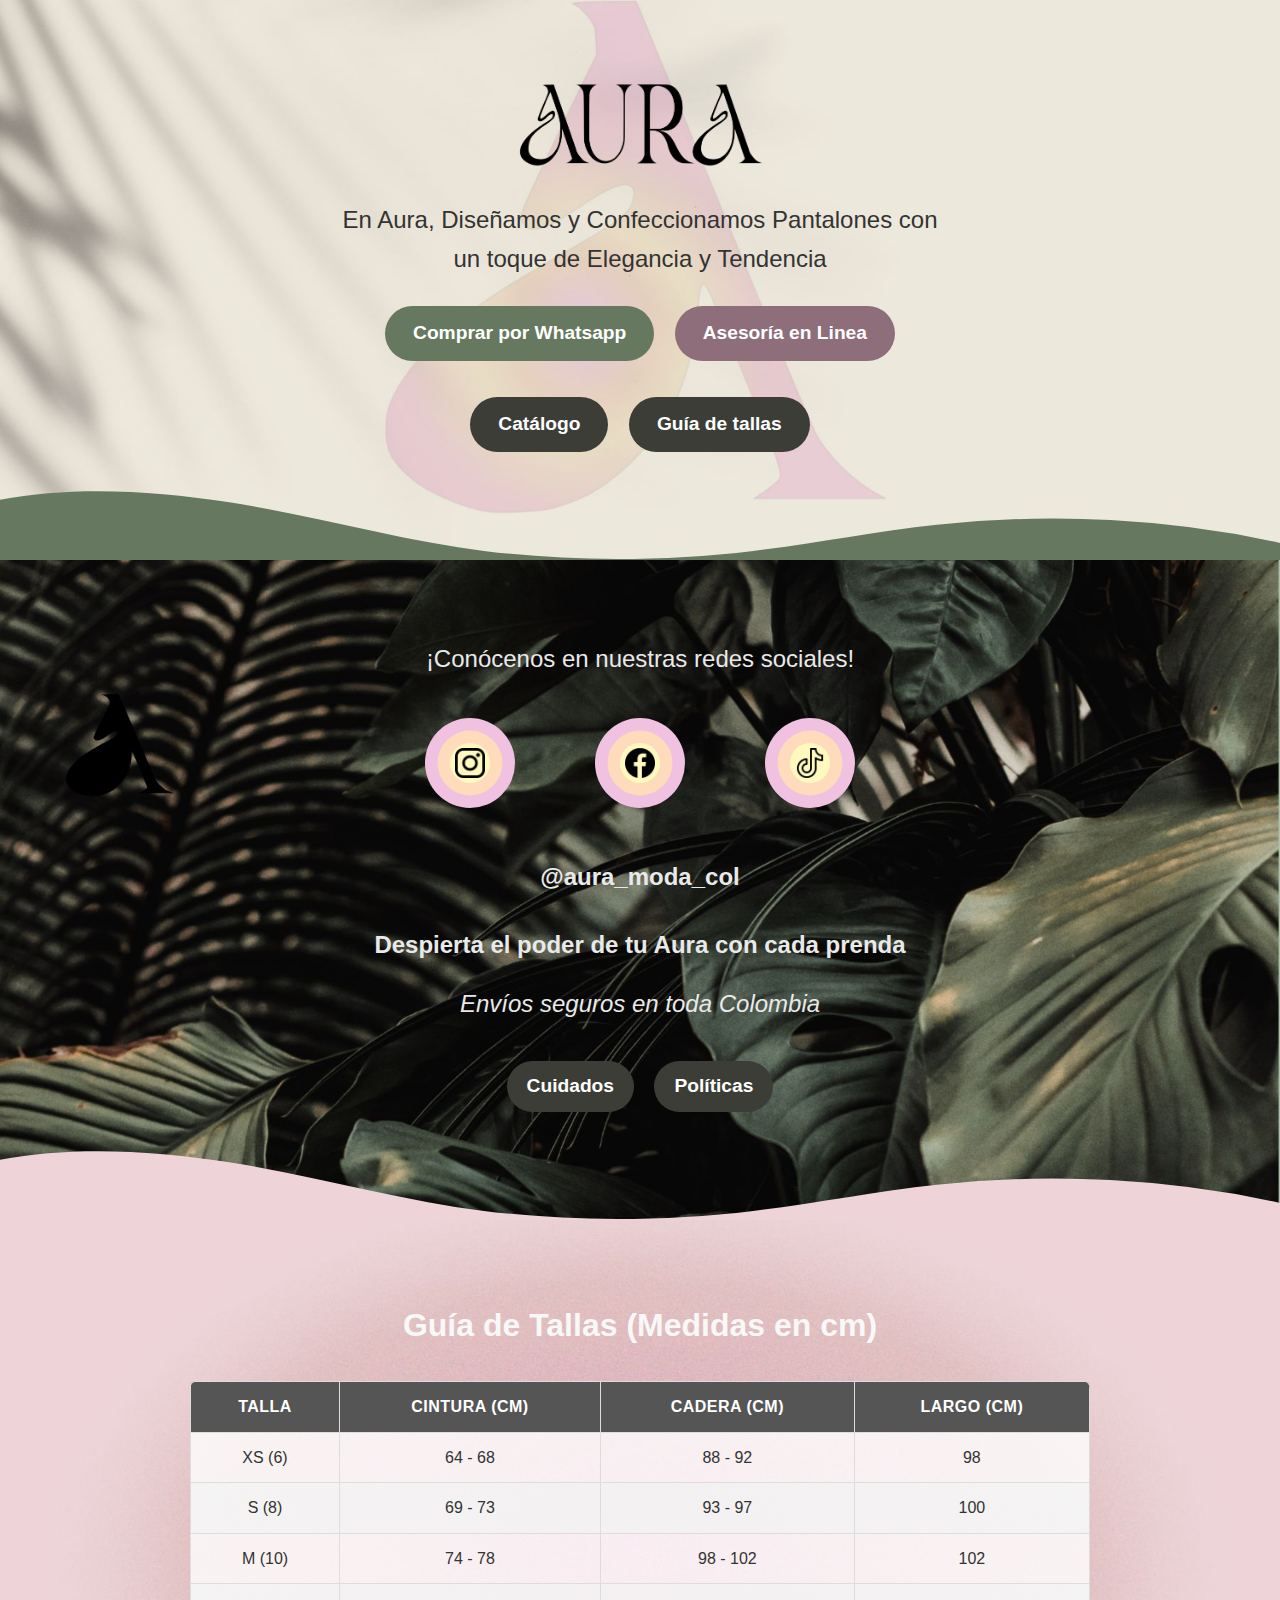
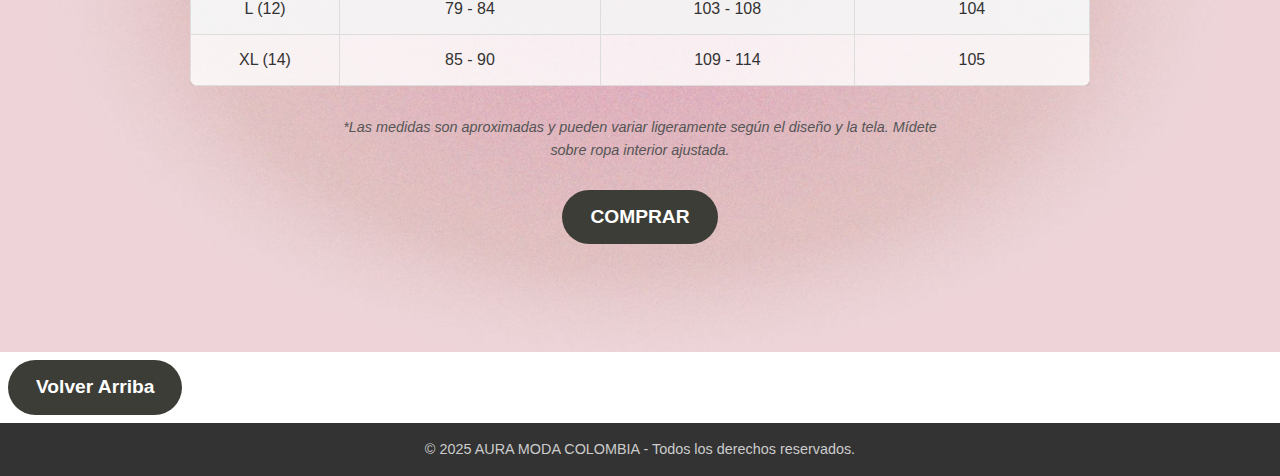
<file: index.html>
<!DOCTYPE html>
<html lang="es">
<head>
    <meta charset="UTF-8">
    <meta name="viewport" content="width=device-width, initial-scale=1.0">
    <title>AURA MODA COLOMBIA - Pantalones con Elegancia y Tendencia</title>
    <link rel="stylesheet" href="style.css">
</head>
<body>

    <section id="inicio" class="bloque bloque-1">
        <div class="contenido-bloque">
            <img src="logo-aura-moda.png" alt="Logo AURA MODA COLOMBIA" class="logo-mediano">
            <p class="descripcion">En Aura, Diseñamos y Confeccionamos Pantalones con un toque de Elegancia y Tendencia</p>

            <div class="botones-principales">
                <a href="https://wa.me/573227966844?text=Hola%20Cami,%20deseo%20comprar" target="_blank" class="btn btn-comprar">Comprar por Whatsapp</a>
                <a href="https://wa.me/573227966844?text=Hola%20Cami,%20deseo%20información" target="_blank" class="btn btn-asesoria">Asesoría en Linea</a>
            </div>
            <div class="botones-secundarios">
                 <a href="catalogo.pdf" target="_blank" class="btn btn-catalogo">Catálogo</a>
                <a href="#tallas-section" class="btn btn-guia">Guía de tallas</a>
            </div>
        </div>
        <div class="separador-onda">
            <svg data-name="Layer 1" xmlns="http://www.w3.org/2000/svg" viewBox="0 0 1200 120" preserveAspectRatio="none">
                <path d="M321.39,56.44c58-10.79,114.16-30.13,172-41.86,82.39-16.72,168.19-17.73,250.45-.39C823.78,31,906.67,72,985.66,92.83c70.05,18.48,146.53,26.09,214.34,3V0H0V27.35A600.21,600.21,0,0,0,321.39,56.44Z" class="shape-fill"></path>
            </svg>
        </div>
    </section>

    <section id="nosotros" class="bloque bloque-2">
        <div class="contenido-bloque">
            <p class="descripcion">¡Conócenos en nuestras redes sociales!</p>

            <div class="social-icons-wrapper">
                <div class="social-icon-box">
                    <a href="https://www.instagram.com/aura_moda_col/" target="_blank" aria-label="Instagram" class="social-link">
                        <span class="circle circle-1"></span>
                        <span class="circle circle-2"></span>
                        <span class="circle circle-3"></span>
                        <img src="icono-instagram.png" alt="Instagram" class="social-icon-img">
                    </a>
                </div>

                <div class="social-icon-box">
                    <a href="#" target="_blank" aria-label="Facebook" class="social-link">
                        <span class="circle circle-1"></span>
                        <span class="circle circle-2"></span>
                        <span class="circle circle-3"></span>
                        <img src="icono-facebook.png" alt="Facebook" class="social-icon-img">
                    </a>
                </div>

                <div class="social-icon-box">
                     <a href="#" target="_blank" aria-label="TikTok" class="social-link">
                        <span class="circle circle-1"></span>
                        <span class="circle circle-2"></span>
                        <span class="circle circle-3"></span>
                        <img src="icono-tiktok.png" alt="TikTok" class="social-icon-img">
                    </a>
                </div>
            </div>
            <p class="descripcion slogan">@aura_moda_col</p>
            <p class="descripcion slogan">Despierta el poder de tu Aura con cada prenda</p>
            <p class="descripcion envios">Envíos seguros en toda Colombia</p>

            <div class="botones-info">
                <a href="cuidados.html" class="btn btn-info">Cuidados</a>
                <a href="politicas.html" class="btn btn-info">Políticas</a>
            </div>
        </div>
         <div class="separador-onda">
            <svg data-name="Layer 1" xmlns="http://www.w3.org/2000/svg" viewBox="0 0 1200 120" preserveAspectRatio="none">
                <path d="M321.39,56.44c58-10.79,114.16-30.13,172-41.86,82.39-16.72,168.19-17.73,250.45-.39C823.78,31,906.67,72,985.66,92.83c70.05,18.48,146.53,26.09,214.34,3V0H0V27.35A600.21,600.21,0,0,0,321.39,56.44Z" class="shape-fill"></path>
            </svg>
        </div>
    </section>

    <section id="tallas-section" class="bloque bloque-3">
        <div class="contenido-bloque">
            <h2 class="titulo-bloque">Guía de Tallas (Medidas en cm)</h2>

            <div class="tabla-responsive-contenedor">
                <table class="tallas-tabla">
                    <thead>
                        <tr>
                            <th>Talla</th>
                            <th>Cintura (cm)</th>
                            <th>Cadera (cm)</th>
                            <th>Largo (cm)</th>
                        </tr>
                    </thead>
                    <tbody>
                        <tr>
                            <td>XS (6)</td>
                            <td>64 - 68</td>
                            <td>88 - 92</td>
                            <td>98</td>
                        </tr>
                        <tr>
                            <td>S (8)</td>
                            <td>69 - 73</td>
                            <td>93 - 97</td>
                            <td>100</td>
                        </tr>
                        <tr>
                            <td>M (10)</td>
                            <td>74 - 78</td>
                            <td>98 - 102</td>
                            <td>102</td>
                        </tr>
                        <tr>
                            <td>L (12)</td>
                            <td>79 - 84</td>
                            <td>103 - 108</td>
                            <td>104</td>
                        </tr>
                        <tr>
                            <td>XL (14)</td>
                            <td>85 - 90</td>
                            <td>109 - 114</td>
                            <td>105</td>
                        </tr>
                         </tbody>
                </table>
            </div> <p class="nota-tallas">
                *Las medidas son aproximadas y pueden variar ligeramente según el diseño y la tela. Mídete sobre ropa interior ajustada.
            </p>

             <div class="botones-finales">
                <a href="https://wa.me/573227966844?text=Hola%20Cami,%20deseo%20información" class="btn btn-volver">COMPRAR</a>
            </div>
        </div>
        </section>
                <a href="#inicio" class="btn btn-volver">Volver Arriba</a>
            </div>
        </div>
        </section>

    <footer>
        <p>&copy; 2025 AURA MODA COLOMBIA - Todos los derechos reservados.</p>
    </footer>

</body>
</html>
</file>
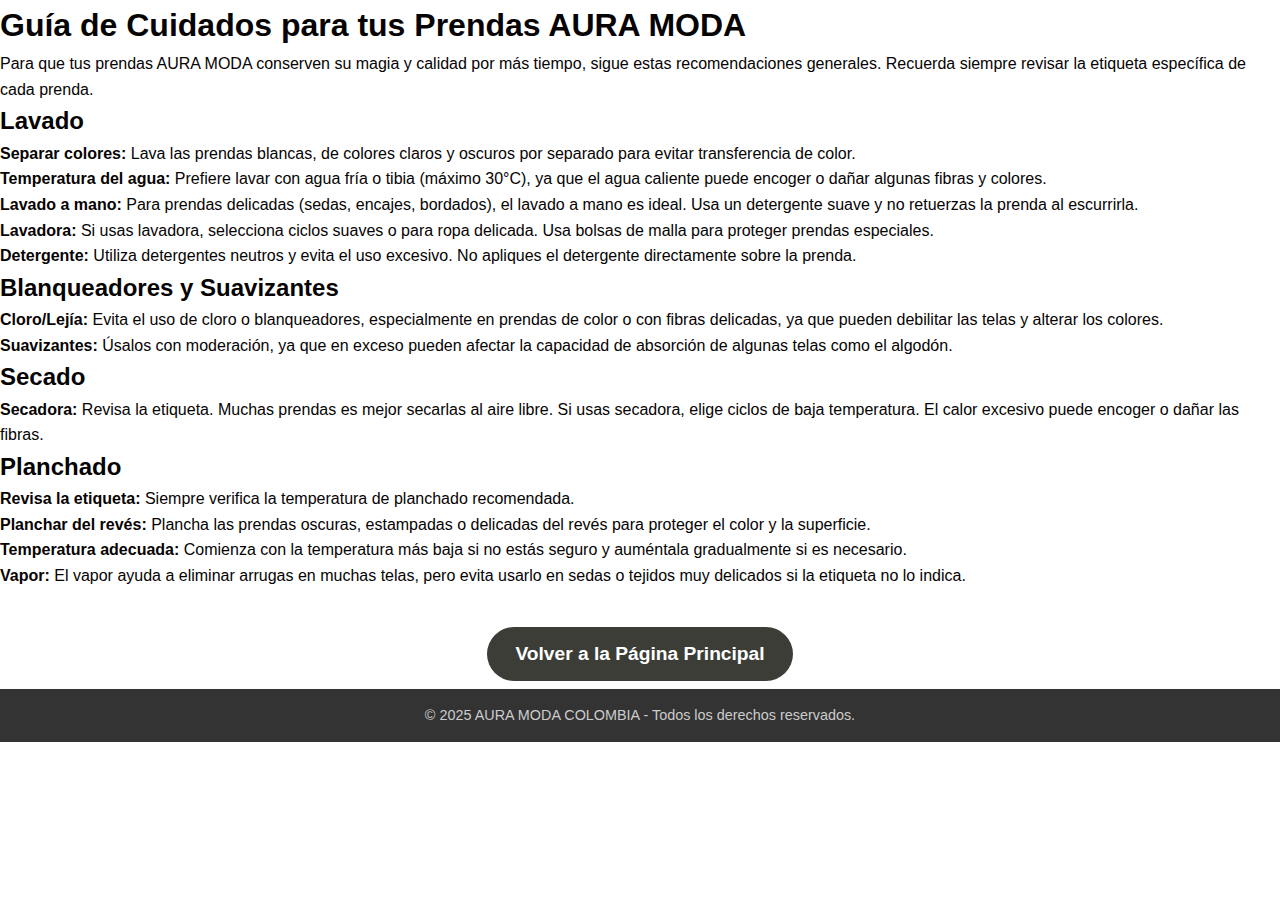
<file: cuidados.html>
<!DOCTYPE html>
<html lang="es">
<head>
    <meta charset="UTF-8">
    <meta name="viewport" content="width=device-width, initial-scale=1.0">
    <title>Cuidados de las Prendas - AURA MODA COLOMBIA</title>
    <link rel="stylesheet" href="style.css"> </head>
<body>
    <div class="subpagina-contenido">
        <h1>Guía de Cuidados para tus Prendas AURA MODA</h1>
        <p>Para que tus prendas AURA MODA conserven su magia y calidad por más tiempo, sigue estas recomendaciones generales. Recuerda siempre revisar la etiqueta específica de cada prenda.</p>

        <h2>Lavado</h2>
        <ul>
            <li><strong>Separar colores:</strong> Lava las prendas blancas, de colores claros y oscuros por separado para evitar transferencia de color.</li>
            <li><strong>Temperatura del agua:</strong> Prefiere lavar con agua fría o tibia (máximo 30°C), ya que el agua caliente puede encoger o dañar algunas fibras y colores.</li>
            <li><strong>Lavado a mano:</strong> Para prendas delicadas (sedas, encajes, bordados), el lavado a mano es ideal. Usa un detergente suave y no retuerzas la prenda al escurrirla.</li>
            <li><strong>Lavadora:</strong> Si usas lavadora, selecciona ciclos suaves o para ropa delicada. Usa bolsas de malla para proteger prendas especiales.</li>
            <li><strong>Detergente:</strong> Utiliza detergentes neutros y evita el uso excesivo. No apliques el detergente directamente sobre la prenda.</li>
        </ul>

        <h2>Blanqueadores y Suavizantes</h2>
        <ul>
            <li><strong>Cloro/Lejía:</strong> Evita el uso de cloro o blanqueadores, especialmente en prendas de color o con fibras delicadas, ya que pueden debilitar las telas y alterar los colores.</li>
            <li><strong>Suavizantes:</strong> Úsalos con moderación, ya que en exceso pueden afectar la capacidad de absorción de algunas telas como el algodón.</li>
        </ul>

        <h2>Secado</h2>
        <ul>
            <li><strong>Secadora:</strong> Revisa la etiqueta. Muchas prendas es mejor secarlas al aire libre. Si usas secadora, elige ciclos de baja temperatura. El calor excesivo puede encoger o dañar las fibras.</li>
        </ul>

        <h2>Planchado</h2>
        <ul>
            <li><strong>Revisa la etiqueta:</strong> Siempre verifica la temperatura de planchado recomendada.</li>
            <li><strong>Planchar del revés:</strong> Plancha las prendas oscuras, estampadas o delicadas del revés para proteger el color y la superficie.</li>
            <li><strong>Temperatura adecuada:</strong> Comienza con la temperatura más baja si no estás seguro y auméntala gradualmente si es necesario.</li>
            <li><strong>Vapor:</strong> El vapor ayuda a eliminar arrugas en muchas telas, pero evita usarlo en sedas o tejidos muy delicados si la etiqueta no lo indica.</li>
        </ul>

        <div style="text-align: center; margin-top: 30px;">
            <a href="index.html" class="btn btn-volver">Volver a la Página Principal</a>
        </div>
    </div>
     <footer class="subpagina-footer"> <p class="copy">&copy; 2025 AURA MODA COLOMBIA - Todos los derechos reservados.</p>
    </footer>
</body>
</html>
</file>
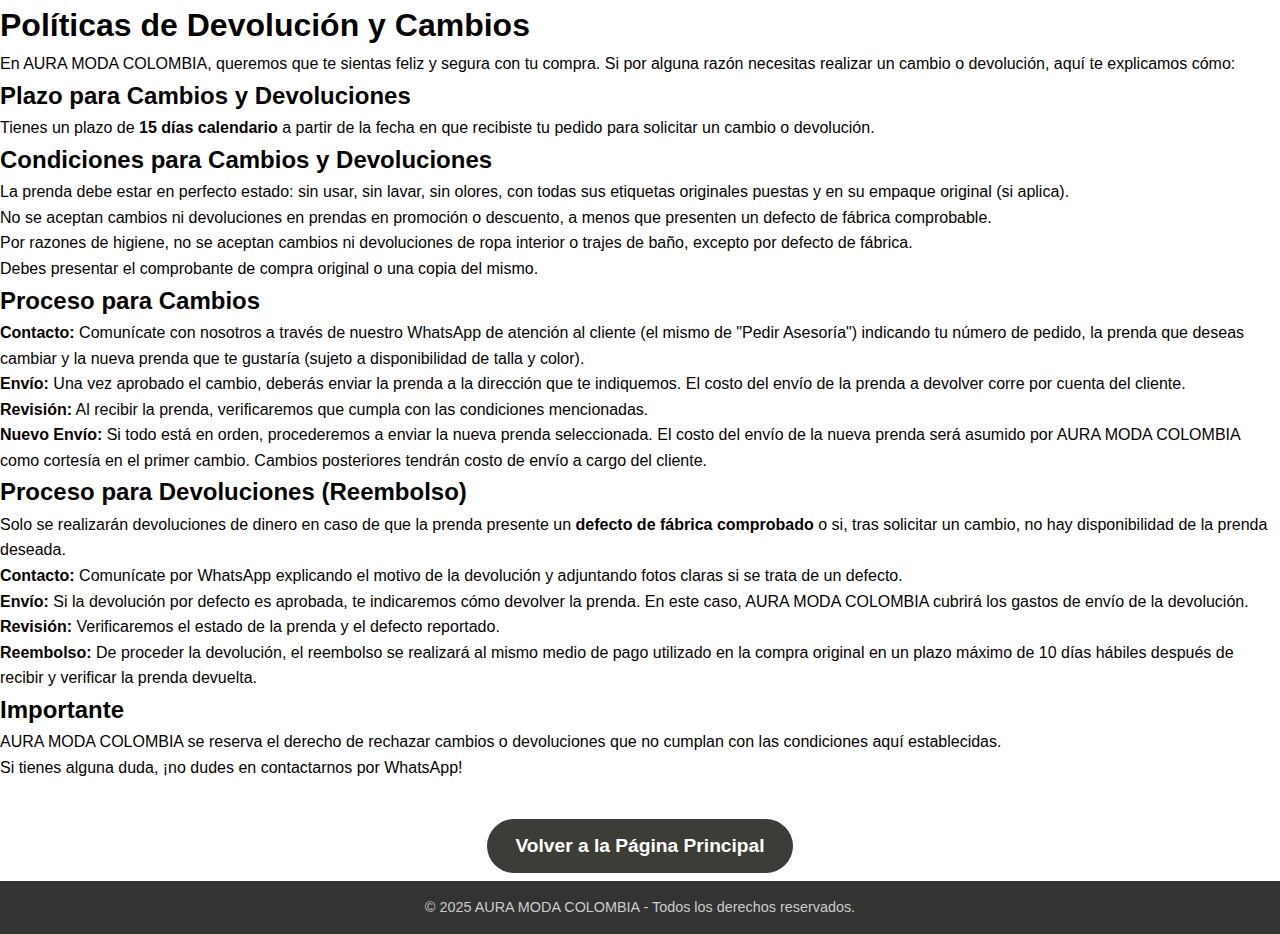
<file: politicas.html>
<!DOCTYPE html>
<html lang="es">
<head>
    <meta charset="UTF-8">
    <meta name="viewport" content="width=device-width, initial-scale=1.0">
    <title>Políticas de Devolución - AURA MODA COLOMBIA</title>
    <link rel="stylesheet" href="style.css"> </head>
<body>
    <div class="subpagina-contenido">
        <h1>Políticas de Devolución y Cambios</h1>
        <p>En AURA MODA COLOMBIA, queremos que te sientas feliz y segura con tu compra. Si por alguna razón necesitas realizar un cambio o devolución, aquí te explicamos cómo:</p>

        <h2>Plazo para Cambios y Devoluciones</h2>
        <p>Tienes un plazo de <strong>15 días calendario</strong> a partir de la fecha en que recibiste tu pedido para solicitar un cambio o devolución.</p>

        <h2>Condiciones para Cambios y Devoluciones</h2>
        <ul>
            <li>La prenda debe estar en perfecto estado: sin usar, sin lavar, sin olores, con todas sus etiquetas originales puestas y en su empaque original (si aplica).</li>
            <li>No se aceptan cambios ni devoluciones en prendas en promoción o descuento, a menos que presenten un defecto de fábrica comprobable.</li>
            <li>Por razones de higiene, no se aceptan cambios ni devoluciones de ropa interior o trajes de baño, excepto por defecto de fábrica.</li>
            <li>Debes presentar el comprobante de compra original o una copia del mismo.</li>
        </ul>

        <h2>Proceso para Cambios</h2>
        <ol>
            <li><strong>Contacto:</strong> Comunícate con nosotros a través de nuestro WhatsApp de atención al cliente (el mismo de "Pedir Asesoría") indicando tu número de pedido, la prenda que deseas cambiar y la nueva prenda que te gustaría (sujeto a disponibilidad de talla y color).</li>
            <li><strong>Envío:</strong> Una vez aprobado el cambio, deberás enviar la prenda a la dirección que te indiquemos. El costo del envío de la prenda a devolver corre por cuenta del cliente.</li>
            <li><strong>Revisión:</strong> Al recibir la prenda, verificaremos que cumpla con las condiciones mencionadas.</li>
            <li><strong>Nuevo Envío:</strong> Si todo está en orden, procederemos a enviar la nueva prenda seleccionada. El costo del envío de la nueva prenda será asumido por AURA MODA COLOMBIA como cortesía en el primer cambio. Cambios posteriores tendrán costo de envío a cargo del cliente.</li>
        </ol>

        <h2>Proceso para Devoluciones (Reembolso)</h2>
        <p>Solo se realizarán devoluciones de dinero en caso de que la prenda presente un <strong>defecto de fábrica comprobado</strong> o si, tras solicitar un cambio, no hay disponibilidad de la prenda deseada.</p>
        <ol>
            <li><strong>Contacto:</strong> Comunícate por WhatsApp explicando el motivo de la devolución y adjuntando fotos claras si se trata de un defecto.</li>
            <li><strong>Envío:</strong> Si la devolución por defecto es aprobada, te indicaremos cómo devolver la prenda. En este caso, AURA MODA COLOMBIA cubrirá los gastos de envío de la devolución.</li>
            <li><strong>Revisión:</strong> Verificaremos el estado de la prenda y el defecto reportado.</li>
            <li><strong>Reembolso:</strong> De proceder la devolución, el reembolso se realizará al mismo medio de pago utilizado en la compra original en un plazo máximo de 10 días hábiles después de recibir y verificar la prenda devuelta.</li>
        </ol>

        <h2>Importante</h2>
        <p>AURA MODA COLOMBIA se reserva el derecho de rechazar cambios o devoluciones que no cumplan con las condiciones aquí establecidas.</p>
        <p>Si tienes alguna duda, ¡no dudes en contactarnos por WhatsApp!</p>

        <div style="text-align: center; margin-top: 30px;">
            <a href="index.html" class="btn btn-volver">Volver a la Página Principal</a>
        </div>
    </div>
     <footer class="subpagina-footer"> <p class="copy">&copy; 2025 AURA MODA COLOMBIA - Todos los derechos reservados.</p>
    </footer>
</body>
</html>
</file>
<file: style.css>
/* Fuentes (Opcional - puedes importar una fuente de Google Fonts) */
/* @import url('https://fonts.googleapis.com/css2?family=Montserrat:wght@400;700&display=swap'); */

/* Reseteo básico y configuración general */
* {
    box-sizing: border-box;
    margin: 0;
    padding: 0;
}

html {
    scroll-behavior: smooth; /* Para el desplazamiento suave del enlace a #tallas-section */
}

body {
    /* font-family: 'Montserrat', sans-serif; */ /* Si importaste una fuente */
    font-family: Georgia, Helvetica; /* Fuente por defecto */
    color: #060303; /* Color de texto principal */
    line-height: 1.6;
}

/* Estilos de los Bloques */
.bloque {
    padding: 80px 20px; /* Espaciado interno vertical y horizontal */
    position: relative; /* Necesario para posicionar el separador */
    background-size: cover; /* Ajusta la imagen de fondo */
    background-position: center center; /* Centra la imagen de fondo */
    background-repeat: no-repeat;
    text-align: center; /* Centra el contenido del bloque */
    overflow: hidden; /* Evita que los separadores generen scroll horizontal */
}

/* Imágenes de fondo para cada bloque */
.bloque-1 {
    background-image: url('fondo-bloque1.jpg'); /* Cambia por tu imagen */
    color: #333; /* Texto blanco para contraste con fondo oscuro (ajustar si es necesario) */
}
.bloque-2 {
    background-image: url('fondo-bloque2.jpg'); /* Cambia por tu imagen */
    background-color: #f8f8f8; /* Color de respaldo si la imagen no carga */
    color: #e9e9e9; /* Texto oscuro para contraste con fondo claro */
}
.bloque-3 {
    background-image: url('fondo-bloque3.jpg'); /* Cambia por tu imagen */
    background-color: #e9e9e9;
    color: #333;
}

/* Contenido dentro de los bloques (para limitar ancho si es necesario) */
.contenido-bloque {
    max-width: 900px; /* Ancho máximo del contenido */
    margin: 0 auto; /* Centra el contenedor del contenido */
    position: relative; /* Para asegurar que esté sobre el fondo */
    z-index: 2;
}

/* Logo */
.logo-mediano {
    max-width: 250px; /* Ajusta el tamaño según necesites */
    height: auto;
    margin-bottom: 25px;
}

/* Descripciones */
.descripcion {
    font-size: 1.5em;
    margin-bottom: 20px;
    max-width: 600px;
    margin-left: auto;
    margin-right: auto;
}

.bloque-1 .descripcion {
     color: #333; /* Color más suave si el fondo es muy oscuro */
}

.slogan {
    font-weight: bold;
    font-size: 1.5em;
    margin-top: 30px;
}

.envios {
    font-style: italic;
    margin-bottom: 30px;
}

/* Estilos generales de botones */
.btn {
    display: inline-block;
    padding: 12px 28px;
    margin: 8px;
    border: none;
    border-radius: 30px; /* Botones redondeados */
    color: white;
    text-decoration: none;
    font-size: 1.2em;
    font-weight: bold;
    cursor: pointer;
    transition: background-color 0.3s ease, transform 0.2s ease, filter 0.3s ease;
    text-align: center;
}

.btn:hover {
    transform: translateY(-2px); /* Ligero movimiento hacia arriba */
    filter: brightness(90%); /* Oscurece ligeramente el botón */
}

/* Botones específicos Bloque 1 */
.botones-principales, .botones-secundarios, .botones-info, .botones-finales {
    margin-top: 20px;
    margin-bottom: 20px;
}

.btn-comprar {
    background-color: #66785F; /* Verde */
}

.btn-asesoria {
    background-color: #8e6e7a; /* Rosa opaco (Plum) */
}

.btn-catalogo {
    background-color: #3C3D37; /* Gris */
}

.btn-guia {
    background-color: #3C3D37; /* Gris */
}

/* Botones Bloque 2 */
.btn-info {
    background-color: #3C3D37; /* Gris más oscuro */
    font-size: 1.2em;
    padding: 10px 20px;
}

/* Botón Bloque 3 */
.btn-volver {
     background-color: #3C3D37; /* Rosa opaco */
}

/* Contenedor Redes Sociales Bloque 2 */
/* === Estilos Actualizados/Nuevos para Redes Sociales (Bloque 2) === */

/* Contenedor principal para los iconos */
.social-icons-wrapper {
    text-align: center; /* Centra las cajas de iconos */
    margin-top: 30px;
    margin-bottom: 30px;
    display: flex; /* Usar flexbox para alinear */
    justify-content: center; /* Centrar horizontalmente */
    flex-wrap: wrap; /* Permitir que los iconos pasen a la siguiente línea si no caben */
    gap: 20px; /* Espacio entre cajas */
}

/* Estilo para cada caja individual de icono */
.social-icon-box {
    /* Eliminamos el fondo y padding de aquí */
    /* background-color: #A0522D; */
    /* padding: 20px 15px 10px 15px; */
    border-radius: 10px; /* Mantenemos si queremos esquinas redondeadas en el área general */
    display: inline-block; /* O flex item si usamos flexbox en el wrapper */
    vertical-align: top;
    width: 130px; /* Ancho fijo para cada caja (ajusta si es necesario) */
    text-align: center;
    position: relative; /* Necesario para posicionar elementos internos */
    margin: 10px; /* Añadido margen para separación */
}

/* Estilo para el enlace que contiene los círculos y el icono */
.social-link {
    display: block;
    position: relative; /* Para posicionar los círculos y el icono dentro */
    width: 90px; /* Ancho del área del círculo más grande */
    height: 90px; /* Alto del área del círculo más grande */
    margin: 0 auto 10px auto; /* Centra el área circular y añade espacio abajo */
}

/* Estilo base para los círculos */
.circle {
    position: absolute;
    top: 50%;
    left: 50%;
    transform: translate(-50%, -50%);
    border-radius: 50%;
    transition: background-color 0.4s ease; /* Transición suave de color */
    z-index: 1; /* Detrás del icono */
}

/* Círculo 1 (el más grande, exterior) */
.circle-1 {
    width: 90px;
    height: 90px;
    background-color: #F0C1E1; /* Rosa Opaco inicial */
}

/* Círculo 2 (mediano) */
.circle-2 {
    width: 65px;
    height: 65px;
    background-color: #FDDBBB; /* Café inicial */
}

/* Círculo 3 (pequeño, interior) */
.circle-3 {
    width: 40px;
    height: 40px;
    background-color: #FFF9BF; /* Blanco/Gris claro inicial */
}

/* Estilo para la imagen del icono */
.social-icon-img {
    position: absolute; /* Posicionar sobre los círculos */
    top: 50%;
    left: 50%;
    transform: translate(-50%, -50%);
    width: 30px; /* Tamaño del icono */
    height: 30px;
    z-index: 2; /* Asegura que esté sobre los círculos */
    transition: transform 0.2s ease;
}

/* Cambio de color de los círculos al pasar el cursor sobre la CAJA (.social-icon-box) */
.social-icon-box:hover .circle-1 {
    background-color: #FDDBBB; /* Verde (color del botón comprar) */
}
.social-icon-box:hover .circle-2 {
    background-color: #FFF9BF; /* Gris (color botón catálogo) */
}
.social-icon-box:hover .circle-3 {
    background-color: #CB9DF0; /* Rosa opaco (color botón asesoría) */
}

/* Efecto opcional en el icono al pasar el cursor */
.social-icon-box:hover .social-icon-img {
    transform: translate(-50%, -50%) scale(1.1); /* Agranda un poco */
}

/* Estilo para el texto debajo del icono */
.social-handle {
    font-size: 0.85em;
    color: #f8f8f8; /* Cambiado a un gris oscuro para mejor legibilidad si el fondo del bloque 2 es claro */
    margin-top: 5px;
    word-wrap: break-word;
}

/* === Ajustes en Media Queries para Móviles === */
@media (max-width: 768px) {
    .bloque {
        padding: 60px 15px;
    }
    .descripcion {
        font-size: 1em;
    }

    /* --- Ajuste botones en móviles --- */
    .btn {
        padding: 12px 20px; /* Ajuste ligero de padding */
        font-size: 0.95em;
        display: block; /* Hace que TODOS los botones ocupen el ancho disponible */
        margin: 12px auto; /* Centra los botones y añade espacio vertical */
        max-width: 280px; /* Limita el ancho máximo */
    }
    /* Eliminamos la regla que los volvía inline-block */
    /* .botones-principales .btn,
    .botones-secundarios .btn {
        display: inline-block;
        max-width: none;
    } */
    /* --- Fin Ajuste botones --- */


    .logo-mediano {
        max-width: 200px;
    }
    .tallas-imagen {
        max-width: 95%;
    }
    .separador-onda svg {
        height: 50px;
    }

    /* Ajuste para iconos sociales en móviles (opcional, si se ven muy juntos) */
    .social-icons-wrapper {
        gap: 15px; /* Reduce el espacio entre cajas */
    }
    .social-icon-box {
        width: 110px; /* Reduce ligeramente el ancho de la caja */
        margin: 5px;
    }
    .social-link {
        width: 80px; /* Reduce tamaño área círculo */
        height: 80px;
    }
    .circle-1 { width: 80px; height: 80px; }
    .circle-2 { width: 55px; height: 55px; }
    .circle-3 { width: 30px; height: 30px; }
    .social-icon-img { width: 25px; height: 25px; }

}

/* Ajuste adicional para pantallas muy pequeñas si es necesario */
@media (max-width: 480px) {
     .btn {
        max-width: 250px; /* Reduce más el ancho máximo del botón */
     }
     .social-icons-wrapper {
        gap: 10px;
     }
     .social-icon-box {
        width: 100px; /* Reduce más el ancho */
     }
      .social-link {
        width: 70px;
        height: 70px;
    }
    .circle-1 { width: 70px; height: 70px; }
    .circle-2 { width: 50px; height: 50px; }
    .circle-3 { width: 28px; height: 28px; }
    .social-icon-img { width: 22px; height: 22px; }
    .social-handle { font-size: 0.8em; }
}

/* ... (mantén el resto de tus estilos y media queries) ... */
/* ... (mantén el resto de tus media queries) ... */

/* Título y Guía de Tallas Bloque 3 */
.titulo-bloque {
    margin-bottom: 30px;
    font-size: 2em;
    color: #f8f8f8; /* Color específico si es necesario */
}

/* === Eliminar este estilo === */
/*
.tallas-imagen {
    max-width: 80%;
    height: auto;
    margin: 20px auto;
    display: block;
    border-radius: 8px;
    box-shadow: 0 4px 8px rgba(0,0,0,0.1);
}
*/

/* === Añadir estos nuevos estilos para la tabla === */

/* Contenedor para hacer la tabla responsive */
.tabla-responsive-contenedor {
    overflow-x: auto; /* Añade scroll horizontal en pantallas pequeñas si la tabla es muy ancha */
    margin: 30px auto; /* Centra el contenedor y añade espacio */
    max-width: 100%; /* Asegura que no se salga del contenedor principal */
}

/* Estilos de la tabla de tallas */
.tallas-tabla {
    width: 100%; /* Intenta ocupar el ancho disponible del contenedor */
    min-width: 450px; /* Ancho mínimo para evitar que se comprima demasiado */
    border-collapse: collapse; /* Une los bordes de las celdas */
    margin: 0 auto; /* Centra la tabla si su min-width es menor que el contenedor */
    background-color: rgba(255, 255, 255, 0.8); /* Fondo blanco semitransparente */
    border-radius: 8px; /* Bordes redondeados para la tabla */
    overflow: hidden; /* Asegura que el fondo redondeado se aplique bien */
    box-shadow: 0 2px 5px rgba(0,0,0,0.1); /* Sombra suave */
}

/* Estilos para las celdas de encabezado (th) y datos (td) */
.tallas-tabla th,
.tallas-tabla td {
    border: 1px solid #ddd; /* Borde gris claro para las celdas */
    padding: 12px 15px; /* Espaciado interno */
    text-align: center; /* Centra el texto en las celdas */
    color: #333; /* Color de texto oscuro */
}

/* Estilos específicos para el encabezado de la tabla */
.tallas-tabla thead th {
    background-color: #555; /* Fondo Rosa Opaco para el encabezado */
    color: white; /* Texto blanco */
    font-weight: bold;
    text-transform: uppercase; /* Texto en mayúsculas */
    letter-spacing: 0.5px;
}

/* Estilo para las filas pares (efecto cebra opcional) */
.tallas-tabla tbody tr:nth-child(even) {
    background-color: rgba(242, 242, 242, 0.7); /* Fondo gris muy claro para filas pares */
}

/* Estilo para las filas al pasar el cursor (opcional) */
.tallas-tabla tbody tr:hover {
    background-color: #EED3D9; /* Resaltado ligero rosa al pasar el cursor */
}

/* Nota debajo de la tabla */
.nota-tallas {
    font-size: 0.9em;
    color: #555; /* Color de texto gris oscuro */
    margin-top: 20px;
    font-style: italic;
    max-width: 600px; /* Limita el ancho */
    margin-left: auto;
    margin-right: auto;
}

/* === Mantener los demás estilos como estaban === */
/* ... (estilos de .bloque, .bloque-3, .contenido-bloque, .titulo-bloque, .botones-finales, .btn-volver, etc.) ... */

/* Ajustes en Media Queries (si es necesario revisar el comportamiento de la tabla) */
@media (max-width: 768px) {
    /* ... otros estilos de media query ... */

    .tallas-tabla th,
    .tallas-tabla td {
        padding: 10px 8px; /* Reduce el padding en móviles */
        font-size: 0.9em; /* Reduce tamaño de fuente */
    }

    .tallas-tabla {
         min-width: 0; /* Permite que la tabla se encoja más antes de mostrar scroll */
    }
}

/* ... (resto de tus estilos y media queries) ... */

/* Estilos del Separador de Onda (SVG) */
.separador-onda {
    position: absolute;
    bottom: 0; /* Pega el separador abajo */
    left: 0;
    width: 100%;
    overflow: hidden;
    line-height: 0; /* Evita espacio extra */
    transform: rotate(180deg); /* Invierte la onda si es necesario */
    z-index: 1; /* Detrás del contenido, sobre el fondo */
}

.separador-onda svg {
    position: relative;
    display: block;
    width: calc(100% + 1.3px); /* Ajuste ligero para cubrir bordes */
    height: 75px; /* Altura de la onda (ajusta según tu SVG) */
}

/* Color de la onda */
/* Debe coincidir con el color/tono de fondo de la SECCIÓN SIGUIENTE */
.bloque-1 .separador-onda .shape-fill {
    fill: #66785F; /* Color del fondo del bloque 2 (o el color que uses) */
}

.bloque-2 .separador-onda .shape-fill {
    fill: #EED3D9; /* Color del fondo del bloque 3 (o el color que uses) */
}
/* El último bloque no necesita color de relleno para el separador */


/* Footer */
footer {
    background-color: #333;
    color: #ccc;
    text-align: center;
    padding: 15px 20px;
    font-size: 0.9em;
}

/* Media Queries (Ejemplo para ajustar en pantallas pequeñas) */
@media (max-width: 768px) {
    .bloque {
        padding: 60px 15px;
    }
    .descripcion {
        font-size: 1em;
    }
    .btn {
        padding: 10px 20px;
        font-size: 0.9em;
        display: block; /* Hace que los botones ocupen todo el ancho */
        margin: 10px auto; /* Centra los botones */
        max-width: 300px; /* Limita el ancho de los botones */
    }
    .botones-principales .btn,
    .botones-secundarios .btn {
        display: inline-block; /* Mantiene botones de whatsapp y catalogo/guia en linea */
        max-width: none; /* Quita la limitación de ancho */
    }
    .logo-mediano {
        max-width: 200px;
    }
    .tallas-imagen {
        max-width: 95%;
    }
    .separador-onda svg {
        height: 50px; /* Reduce la altura de la onda en móviles */
    }
}
</file>
